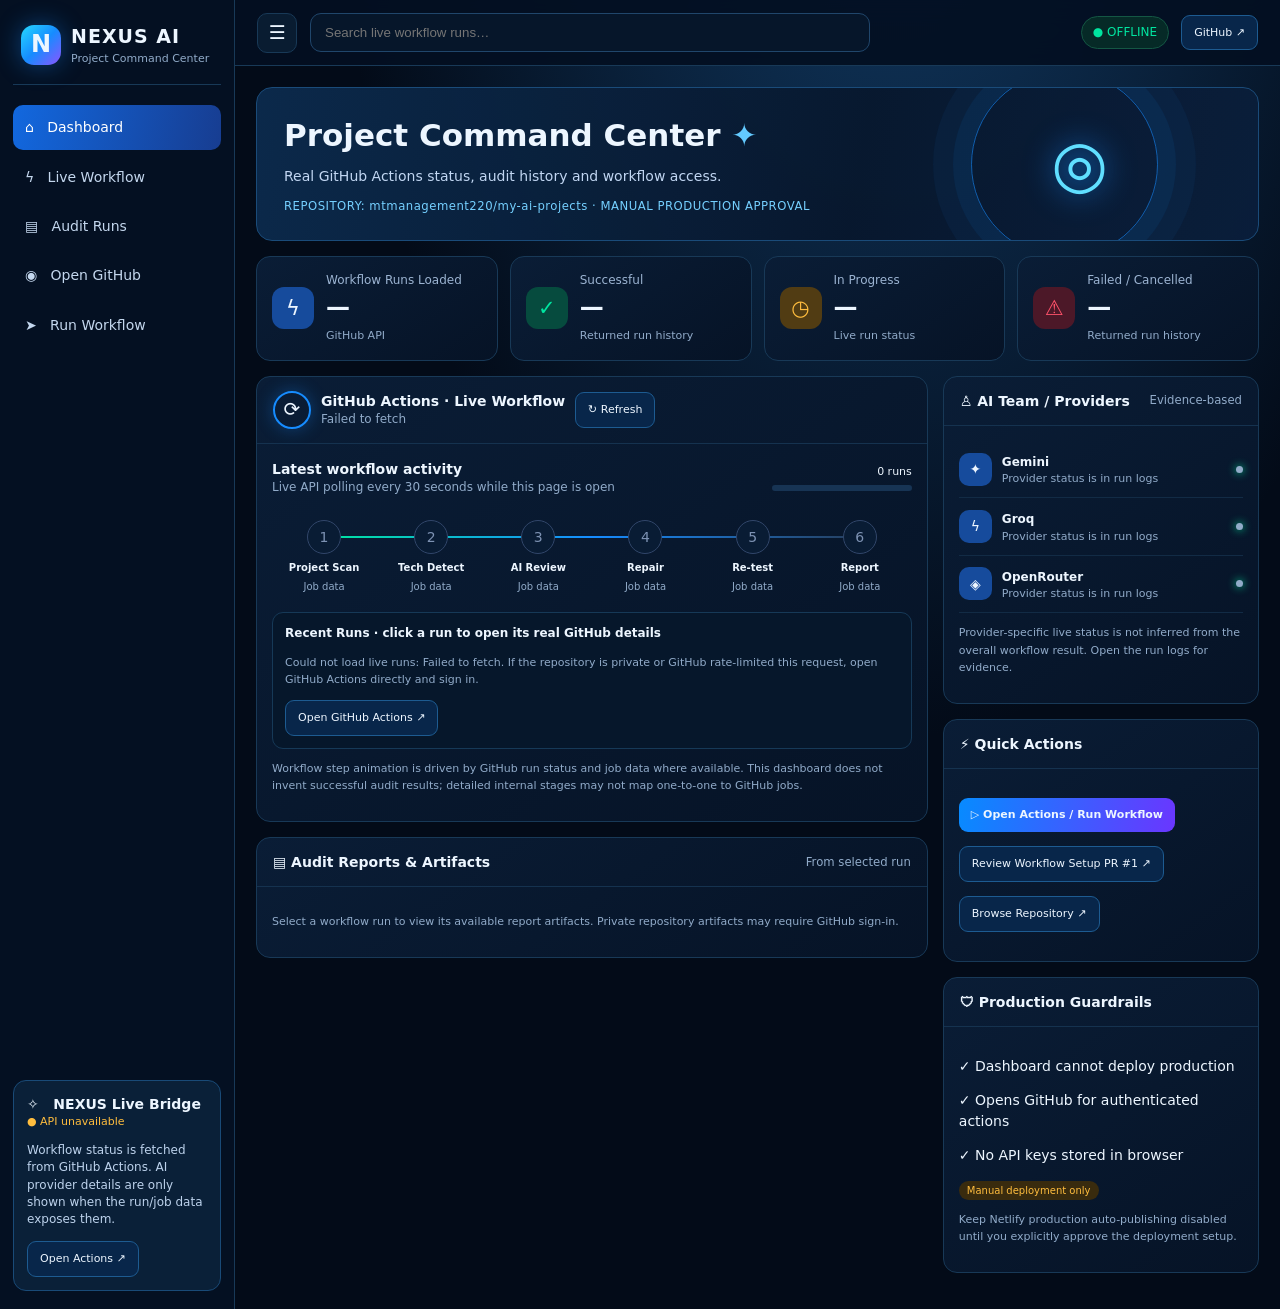
<file: dashboard/index.html>
<!doctype html>
<html lang="bn"><head><meta charset="utf-8"><meta name="viewport" content="width=device-width,initial-scale=1"><meta name="theme-color" content="#030b18"><title>NEXUS AI · Project Command Center</title>
<style>
:root{color-scheme:dark;--bg:#030b18;--panel:#07182c;--line:#183957;--blue:#168cff;--cyan:#26d9ff;--green:#00e5a0;--amber:#ffbd3e;--red:#ff526a;--muted:#91abc9;--text:#edf6ff}*{box-sizing:border-box}body{margin:0;background:radial-gradient(ellipse at 70% -20%,#123d68,transparent 45%),var(--bg);color:var(--text);font:14px/1.45 system-ui,Segoe UI,sans-serif}button,a{font:inherit;cursor:pointer;color:inherit;text-decoration:none}button{border:0}.app{display:grid;grid-template-columns:235px 1fr;min-height:100vh}.side{padding:18px 13px;border-right:1px solid var(--line);background:#041022;display:flex;flex-direction:column;gap:20px;z-index:5}.brand{display:flex;gap:10px;align-items:center;padding:5px 8px 18px;border-bottom:1px solid var(--line)}.logo{width:40px;height:40px;border-radius:13px;display:grid;place-items:center;background:linear-gradient(135deg,var(--cyan),var(--blue),#8b55ff);font-size:24px;font-weight:900;box-shadow:0 0 25px #168cff66}.brand b{font-size:19px;letter-spacing:1px}.brand small{display:block;color:var(--muted);font-size:11px}.nav{display:grid;gap:5px}.nav a{padding:12px;border-radius:10px;color:#c4d7ee}.nav a:hover,.nav a.active{background:linear-gradient(100deg,#1268df,#173d91);color:white}.sidefoot{margin-top:auto;border:1px solid #194a77;background:#0a2038;border-radius:13px;padding:13px}.sidefoot p{color:#bdd2ec;font-size:12px}.online{color:var(--green);font-size:11px}.main{min-width:0}.top{height:66px;position:sticky;top:0;z-index:4;background:#041022ed;backdrop-filter:blur(12px);border-bottom:1px solid var(--line);display:flex;align-items:center;gap:13px;padding:0 22px}.hamb{background:#091c31;border:1px solid var(--line);border-radius:10px;width:40px;height:40px;font-size:19px}.search{flex:1;max-width:560px}.search input{width:100%;padding:11px 14px;border:1px solid #20466b;border-radius:11px;background:#06162a;color:white}.topright{margin-left:auto;display:flex;align-items:center;gap:12px}.connect{padding:7px 11px;border:1px solid #145744;background:#062a27;color:var(--green);border-radius:99px;font-size:12px}.content{padding:21px;max-width:1600px;margin:auto}.hero{position:relative;overflow:hidden;border:1px solid #1a4b79;border-radius:16px;min-height:150px;padding:25px 27px;background:linear-gradient(100deg,#0c2b4eed,#07172dee 60%,#0a1e3bee);display:flex;align-items:center}.hero h1{font-size:clamp(22px,3vw,31px);margin:0 0 8px}.hero p{margin:0;color:#c1d6f2}.hero small{display:block;margin-top:12px;color:#75d0ff;letter-spacing:.5px}.orb{position:absolute;right:15%;font-size:65px;color:#60dfff;text-shadow:0 0 30px #168cff;animation:float 4s ease-in-out infinite}.hero:after{content:"";position:absolute;right:10%;width:185px;height:185px;border:1px solid #168cff99;border-radius:50%;box-shadow:0 0 0 18px #168cff12,0 0 0 38px #168cff0d;animation:spin 20s linear infinite}.stats{display:grid;grid-template-columns:repeat(4,1fr);gap:12px;margin:15px 0}.stat,.panel{border:1px solid var(--line);background:linear-gradient(145deg,#0a1d36,#061326);border-radius:14px}.stat{padding:15px;display:flex;align-items:center;gap:12px}.symbol{width:42px;height:42px;border-radius:12px;background:#164b9c;display:grid;place-items:center;font-size:21px}.stat:nth-child(2) .symbol{background:#064b3e;color:var(--green)}.stat:nth-child(3) .symbol{background:#513c13;color:var(--amber)}.stat:nth-child(4) .symbol{background:#4c1828;color:var(--red)}.stat label{display:block;color:#9cb4d2;font-size:12px}.stat strong{display:block;font-size:24px}.stat small{color:var(--muted);font-size:11px}.layout{display:grid;grid-template-columns:minmax(0,1.7fr) minmax(260px,.8fr);gap:15px}.panel{overflow:hidden;margin-bottom:15px}.ph{padding:14px 16px;border-bottom:1px solid #15324f;display:flex;align-items:center;gap:10px}.ph h2{font-size:14px;margin:0}.ph small{margin-left:auto;color:var(--muted)}.pb{padding:15px}.runhead{display:flex;align-items:center;gap:11px}.ring{width:38px;height:38px;border-radius:50%;border:2px solid var(--blue);display:grid;place-items:center;font-size:20px;box-shadow:0 0 18px #168cff55;animation:pulse 1.8s infinite}.sub{font-size:12px;color:var(--muted)}.badge{font-size:10px;border-radius:99px;padding:4px 8px;background:#06382f;color:var(--green);white-space:nowrap}.warn{background:#392b0e;color:var(--amber)}.bad{background:#4c1828;color:#ff8795}.proginfo{margin-left:auto;text-align:right;font-size:11px}.progress{height:6px;width:140px;background:#173454;border-radius:99px;margin-top:6px;overflow:hidden}.progress span{height:100%;display:block;width:0;background:linear-gradient(90deg,var(--blue),var(--green));transition:width .4s}.steps{display:grid;grid-template-columns:repeat(6,minmax(0,1fr));position:relative;gap:3px;margin:24px 0 18px}.steps:before{content:"";position:absolute;top:16px;left:8%;right:8%;height:2px;background:linear-gradient(90deg,var(--green),var(--blue),#263e5d)}.step{text-align:center;z-index:1;min-width:0}.circle{width:34px;height:34px;border:1px solid #31466a;border-radius:50%;background:#091c34;color:#7d92b3;display:grid;place-items:center;margin:0 auto 7px}.step.done .circle{border:2px solid var(--green);color:var(--green);background:#042e2b}.step.active .circle{border:2px solid var(--cyan);background:#0759ad;color:white;box-shadow:0 0 0 6px #168cff20,0 0 20px #168cff99;animation:pulse 1.8s infinite}.step b{font-size:10px;display:block}.step small{font-size:10px;color:var(--muted);display:block;margin-top:4px}.twocol{display:grid;grid-template-columns:1fr 1fr;gap:10px}.subpanel{border:1px solid #163957;background:#06172b;border-radius:11px;padding:12px;min-width:0}.subpanel h3{font-size:12px;margin:0 0 9px}.row{display:flex;align-items:center;gap:8px;padding:8px 0;border-bottom:1px solid #122b45;font-size:11px}.row:last-child{border:0}.row small{margin-left:auto;color:var(--muted)}.log{height:175px;overflow:auto;font:11px/1.8 ui-monospace,monospace;color:#b3c9e4}.log div{border-bottom:1px solid #10243c;padding:4px 0}.log em{font-style:normal;color:var(--green)}.run{display:flex;gap:10px;align-items:center;border:1px solid #173554;background:#07182c;border-radius:11px;padding:11px;margin-bottom:8px}.run .info{flex:1;min-width:0}.run b{font-size:12px;display:block;overflow-wrap:anywhere}.run small{color:var(--muted);font-size:11px}.btn{display:inline-block;padding:9px 12px;border:1px solid #1d5b91;background:#08264a;border-radius:9px;font-size:11px}.btn.primary{background:linear-gradient(100deg,#078bff,#6a36ff);border:0;font-weight:700}.airow{display:flex;align-items:center;gap:10px;padding:10px 0;border-bottom:1px solid #122b45}.airow:last-child{border:0}.aiico{width:33px;height:33px;border-radius:10px;display:grid;place-items:center;background:#164b9c}.airow div:nth-child(2){flex:1}.airow b{font-size:12px}.airow small{display:block;color:var(--muted);font-size:11px}.dot{width:7px;height:7px;background:var(--green);border-radius:50%;box-shadow:0 0 8px var(--green)}.deploy{display:flex;align-items:center;gap:12px;padding:14px;border:1px solid #4d411d;border-radius:13px;background:linear-gradient(90deg,#241d0b,#071629)}.deploy .copy{flex:1}.deploy b{font-size:13px}.deploy small{display:block;color:var(--muted);font-size:11px}.notice{font-size:11px;color:var(--muted);line-height:1.6}.toast{position:fixed;right:18px;bottom:18px;z-index:20;background:#0a2844;border:1px solid #2373aa;border-radius:11px;padding:13px 16px;max-width:340px;display:none}@keyframes pulse{50%{box-shadow:0 0 0 10px #168cff08,0 0 28px #168cffaa}}@keyframes float{50%{transform:translateY(-10px)}}@keyframes spin{to{transform:rotate(360deg)}}.hidden{display:none!important}
@media(max-width:1050px){.app{grid-template-columns:210px 1fr}.layout{grid-template-columns:1fr}.rightcol{display:grid;grid-template-columns:1fr 1fr;gap:12px}.stats{grid-template-columns:repeat(2,1fr)}}@media(max-width:720px){.app{display:block}.side{position:fixed;top:0;bottom:0;left:0;width:260px;transform:translateX(-105%);transition:.25s;box-shadow:15px 0 50px #0008}.side.open{transform:translateX(0)}.backdrop.show{display:block;position:fixed;inset:0;background:#0009;z-index:4}.top{padding:0 10px;gap:8px}.connect{display:none}.content{padding:12px}.hero{padding:18px;min-height:145px}.orb{right:7%;font-size:43px;opacity:.7}.hero:after{right:0;width:140px;height:140px}.stat{padding:10px;gap:8px}.symbol{width:34px;height:34px}.stat strong{font-size:20px}.steps{gap:1px}.circle{width:28px;height:28px}.steps:before{top:13px}.step b,.step small{font-size:9px}.twocol{grid-template-columns:1fr}.rightcol{display:block}.deploy{flex-wrap:wrap}.deploy .btn{width:100%;text-align:center}.search input{font-size:11px}}
</style></head><body>
<div id="backdrop" class="backdrop hidden"></div><div class="app"><aside class="side" id="side"><div class="brand"><div class="logo">N</div><div><b>NEXUS AI</b><small>Project Command Center</small></div></div><nav class="nav"><a class="active" href="#dashboard">⌂ &nbsp; Dashboard</a><a href="#runs">ϟ &nbsp; Live Workflow</a><a href="#runs">▤ &nbsp; Audit Runs</a><a href="https://github.com/mtmanagement220/my-ai-projects" target="_blank" rel="noopener">◉ &nbsp; Open GitHub</a><a href="https://github.com/mtmanagement220/my-ai-projects/actions" target="_blank" rel="noopener">➤ &nbsp; Run Workflow</a></nav><div class="sidefoot"><b>✧ &nbsp; NEXUS Live Bridge</b><div class="online" id="connection">● Connecting to GitHub…</div><p>Workflow status is fetched from GitHub Actions. AI provider details are only shown when the run/job data exposes them.</p><a class="btn" href="https://github.com/mtmanagement220/my-ai-projects/actions" target="_blank" rel="noopener">Open Actions ↗</a></div></aside>
<main class="main"><header class="top"><button class="hamb" id="hamb" aria-label="Open menu">☰</button><div class="search"><input id="search" placeholder="Search live workflow runs…"></div><div class="topright"><span class="connect" id="livebadge">● CONNECTING</span><a class="btn" href="https://github.com/mtmanagement220/my-ai-projects/actions" target="_blank" rel="noopener">GitHub ↗</a></div></header>
<div class="content" id="dashboard"><section class="hero"><div><h1>Project Command Center <span style="color:#63caff">✦</span></h1><p>Real GitHub Actions status, audit history and workflow access.</p><small>REPOSITORY: mtmanagement220/my-ai-projects · MANUAL PRODUCTION APPROVAL</small></div><div class="orb">◎</div></section>
<section class="stats"><div class="stat"><div class="symbol">ϟ</div><div><label>Workflow Runs Loaded</label><strong id="total">—</strong><small>GitHub API</small></div></div><div class="stat"><div class="symbol">✓</div><div><label>Successful</label><strong id="success">—</strong><small>Returned run history</small></div></div><div class="stat"><div class="symbol">◷</div><div><label>In Progress</label><strong id="running">—</strong><small>Live run status</small></div></div><div class="stat"><div class="symbol">⚠</div><div><label>Failed / Cancelled</label><strong id="failed">—</strong><small>Returned run history</small></div></div></section>
<div class="layout"><div><section class="panel" id="runs"><div class="ph"><div class="ring">⟳</div><div><h2>GitHub Actions · Live Workflow</h2><div class="sub" id="lastupdated">Loading latest runs…</div></div><button class="btn" id="refresh">↻ Refresh</button></div><div class="pb"><div class="runhead"><div><b>Latest workflow activity</b><div class="sub">Live API polling every 30 seconds while this page is open</div></div><div class="proginfo"><span id="runCount">0 runs</span><div class="progress"><span id="progress"></span></div></div></div><div class="steps" id="steps"><div class="step"><div class="circle">1</div><b>Project Scan</b><small>Job data</small></div><div class="step"><div class="circle">2</div><b>Tech Detect</b><small>Job data</small></div><div class="step"><div class="circle">3</div><b>AI Review</b><small>Job data</small></div><div class="step"><div class="circle">4</div><b>Repair</b><small>Job data</small></div><div class="step"><div class="circle">5</div><b>Re-test</b><small>Job data</small></div><div class="step"><div class="circle">6</div><b>Report</b><small>Job data</small></div></div><div class="subpanel"><h3>Recent Runs <span class="muted">· click a run to open its real GitHub details</span></h3><div id="runlist"><p class="notice">Connecting to GitHub API…</p></div></div><p class="notice">Workflow step animation is driven by GitHub run status and job data where available. This dashboard does not invent successful audit results; detailed internal stages may not map one-to-one to GitHub jobs.</p></div></section>
<section class="panel"><div class="ph"><h2>▤ Audit Reports & Artifacts</h2><small>From selected run</small></div><div class="pb" id="artifacts"><p class="notice">Select a workflow run to view its available report artifacts. Private repository artifacts may require GitHub sign-in.</p></div></section></div>
<div class="rightcol"><section class="panel"><div class="ph"><h2>♙ AI Team / Providers</h2><small>Evidence-based</small></div><div class="pb"><div class="airow"><div class="aiico">✦</div><div><b>Gemini</b><small>Provider status is in run logs</small></div><span class="dot" style="background:var(--muted)"></span></div><div class="airow"><div class="aiico">ϟ</div><div><b>Groq</b><small>Provider status is in run logs</small></div><span class="dot" style="background:var(--muted)"></span></div><div class="airow"><div class="aiico">◈</div><div><b>OpenRouter</b><small>Provider status is in run logs</small></div><span class="dot" style="background:var(--muted)"></span></div><p class="notice">Provider-specific live status is not inferred from the overall workflow result. Open the run logs for evidence.</p></div></section>
<section class="panel"><div class="ph"><h2>⚡ Quick Actions</h2></div><div class="pb"><p><a class="btn primary" href="https://github.com/mtmanagement220/my-ai-projects/actions" target="_blank" rel="noopener">▷ Open Actions / Run Workflow</a></p><p><a class="btn" href="https://github.com/mtmanagement220/my-ai-projects/pull/1" target="_blank" rel="noopener">Review Workflow Setup PR #1 ↗</a></p><p><a class="btn" href="https://github.com/mtmanagement220/my-ai-projects" target="_blank" rel="noopener">Browse Repository ↗</a></p></div></section>
<section class="panel"><div class="ph"><h2>🛡 Production Guardrails</h2></div><div class="pb"><p>✓ Dashboard cannot deploy production</p><p>✓ Opens GitHub for authenticated actions</p><p>✓ No API keys stored in browser</p><span class="badge warn">Manual deployment only</span><p class="notice">Keep Netlify production auto-publishing disabled until you explicitly approve the deployment setup.</p></div></section></div></div></div></main></div><div class="toast" id="toast"></div>
<script>
const REPO='mtmanagement220/my-ai-projects',API='https://api.github.com/repos/'+REPO;let runs=[],poller;
const $=s=>document.querySelector(s),$$=s=>document.querySelectorAll(s);
function toast(t){const e=$('#toast');e.textContent=t;e.style.display='block';setTimeout(()=>e.style.display='none',3500)}
$('#hamb').onclick=()=>{$('#side').classList.toggle('open');$('#backdrop').classList.toggle('show')};$('#backdrop').onclick=()=>{$('#side').classList.remove('open');$('#backdrop').classList.remove('show')};
function fmt(s){try{return new Date(s).toLocaleString()}catch{return s||'—'}}
function statusBadge(r){const s=r.status==='completed'?r.conclusion:r.status;let c=s==='success'?'badge':(['failure','cancelled','timed_out','action_required'].includes(s)?'badge bad':(r.status==='in_progress'||r.status==='queued'?'badge warn':'badge warn'));return '<span class="'+c+'">'+esc(String(s||'unknown').replaceAll('_',' ').toUpperCase())+'</span>'}
function esc(s){return String(s??'').replace(/[&<>"']/g,c=>({'&':'&amp;','<':'&lt;','>':'&gt;','"':'&quot;',"'":'&#39;'}[c]))}
async function loadRuns(){try{const res=await fetch(API+'/actions/runs?per_page=12',{headers:{Accept:'application/vnd.github+json','X-GitHub-Api-Version':'2022-11-28'}});if(!res.ok)throw new Error('GitHub API HTTP '+res.status+(res.status===403?' (rate limit or repository visibility)':''));const data=await res.json();runs=data.workflow_runs||[];$('#connection').textContent='● Connected · GitHub API';$('#connection').style.color='var(--green)';$('#livebadge').textContent='● LIVE DATA';$('#total').textContent=runs.length;$('#success').textContent=runs.filter(r=>r.conclusion==='success').length;$('#running').textContent=runs.filter(r=>['queued','in_progress','waiting','requested'].includes(r.status)).length;$('#failed').textContent=runs.filter(r=>['failure','cancelled','timed_out','action_required','startup_failure'].includes(r.conclusion)).length;$('#lastupdated').textContent='Last refreshed '+new Date().toLocaleTimeString()+' · '+(data.total_count||runs.length)+' total runs available';$('#runCount').textContent=runs.length+' recent runs';$('#progress').style.width=(runs.some(r=>r.status==='in_progress')?'72%':'100%');renderRuns();const active=runs.find(r=>['queued','in_progress','waiting','requested'].includes(r.status));if(active)loadJobs(active.id);else showLatestConclusion()}catch(e){$('#connection').textContent='● API unavailable';$('#connection').style.color='var(--amber)';$('#livebadge').textContent='● OFFLINE';$('#lastupdated').textContent=e.message;$('#runlist').innerHTML='<p class="notice">Could not load live runs: '+esc(e.message)+'. If the repository is private or GitHub rate-limited this request, open GitHub Actions directly and sign in.</p><a class="btn" href="https://github.com/'+REPO+'/actions" target="_blank" rel="noopener">Open GitHub Actions ↗</a>'}}
function renderRuns(){const q=$('#search').value.toLowerCase();const list=runs.filter(r=>(r.name+' '+r.display_title+' '+r.head_branch+' '+r.status+' '+r.conclusion).toLowerCase().includes(q));if(!list.length){$('#runlist').innerHTML='<p class="notice">No matching workflow runs found.</p>';return}$('#runlist').innerHTML=list.map(r=>'<a class="run" href="'+esc(r.html_url)+'" target="_blank" rel="noopener" data-run="'+r.id+'"><span class="ring" style="width:31px;height:31px;font-size:15px;animation:none">'+(r.status==='completed'?'✓':'⟳')+'</span><span class="info"><b>'+esc(r.display_title||r.name||'Workflow run')+'</b><small>'+esc(r.name)+' · '+esc(r.head_branch||'branch?')+' · '+esc(fmt(r.updated_at||r.created_at))+'</small></span>'+statusBadge(r)+'<span>↗</span></a>').join('');$$('[data-run]').forEach(a=>a.addEventListener('click',e=>{const id=Number(a.dataset.run);showArtifacts(id)}))}
async function loadJobs(id){try{const res=await fetch(API+'/actions/runs/'+id+'/jobs?per_page=100',{headers:{Accept:'application/vnd.github+json'}});if(!res.ok)throw new Error('Job details unavailable');const d=await res.json();const jobs=d.jobs||[];if(!jobs.length)return;const completed=jobs.filter(j=>j.status==='completed').length,active=jobs.find(j=>j.status==='in_progress'||j.status==='queued');const steps=$$('#steps .step');steps.forEach((s,i)=>{s.className='step '+(i<completed?'done':i===completed&&active?'active':'');s.querySelector('.circle').textContent=i<completed?'✓':i===completed&&active?'✦':i+1;s.querySelector('small').textContent=jobs[i]?String(jobs[i].status).replace('_',' '):'No matching job'});$('#progress').style.width=Math.round(completed/Math.max(jobs.length,1)*100)+'%';$('#runCount').textContent=jobs.length+' GitHub job(s) in active run'}catch(e){/* job details are supplemental */}}
function showLatestConclusion(){const latest=runs[0];if(!latest)return;const stages=$$('#steps .step');stages.forEach((s,i)=>{s.className='step '+(latest.conclusion==='success'?'done':'');s.querySelector('small').textContent=i===0?'Latest run: '+(latest.conclusion||latest.status):'See run details'});$('#progress').style.width=latest.conclusion==='success'?'100%':'0%'}
async function showArtifacts(id){$('#artifacts').innerHTML='<p class="notice">Loading artifacts… sign-in may be required for private repositories.</p>';try{const r=await fetch(API+'/actions/runs/'+id+'/artifacts?per_page=50',{headers:{Accept:'application/vnd.github+json'}});if(!r.ok)throw new Error('Artifacts API HTTP '+r.status);const d=await r.json();const a=d.artifacts||[];$('#artifacts').innerHTML=a.length?a.map(x=>'<div class="run"><span class="info"><b>'+esc(x.name)+'</b><small>'+esc(x.expired?'Expired':('Expires '+fmt(x.expires_at)))+'</small></span><a class="btn" href="'+esc(x.archive_download_url||runs.find(y=>y.id===id)?.html_url||'#')+'" target="_blank" rel="noopener">Open ↗</a></div>').join(''):'<p class="notice">No artifacts listed for this run. Open the run summary to check whether a report artifact was uploaded.</p><a class="btn" href="'+esc(runs.find(y=>y.id===id)?.html_url||'https://github.com/'+REPO+'/actions')+'" target="_blank" rel="noopener">Open run details ↗</a>'}catch(e){$('#artifacts').innerHTML='<p class="notice">'+esc(e.message)+' — open the selected run in GitHub to inspect artifacts.</p>'}}
$('#refresh').onclick=loadRuns;$('#search').oninput=renderRuns;loadRuns();poller=setInterval(loadRuns,30000);document.addEventListener('visibilitychange',()=>{if(!document.hidden)loadRuns()});
</script></body></html>
</file>
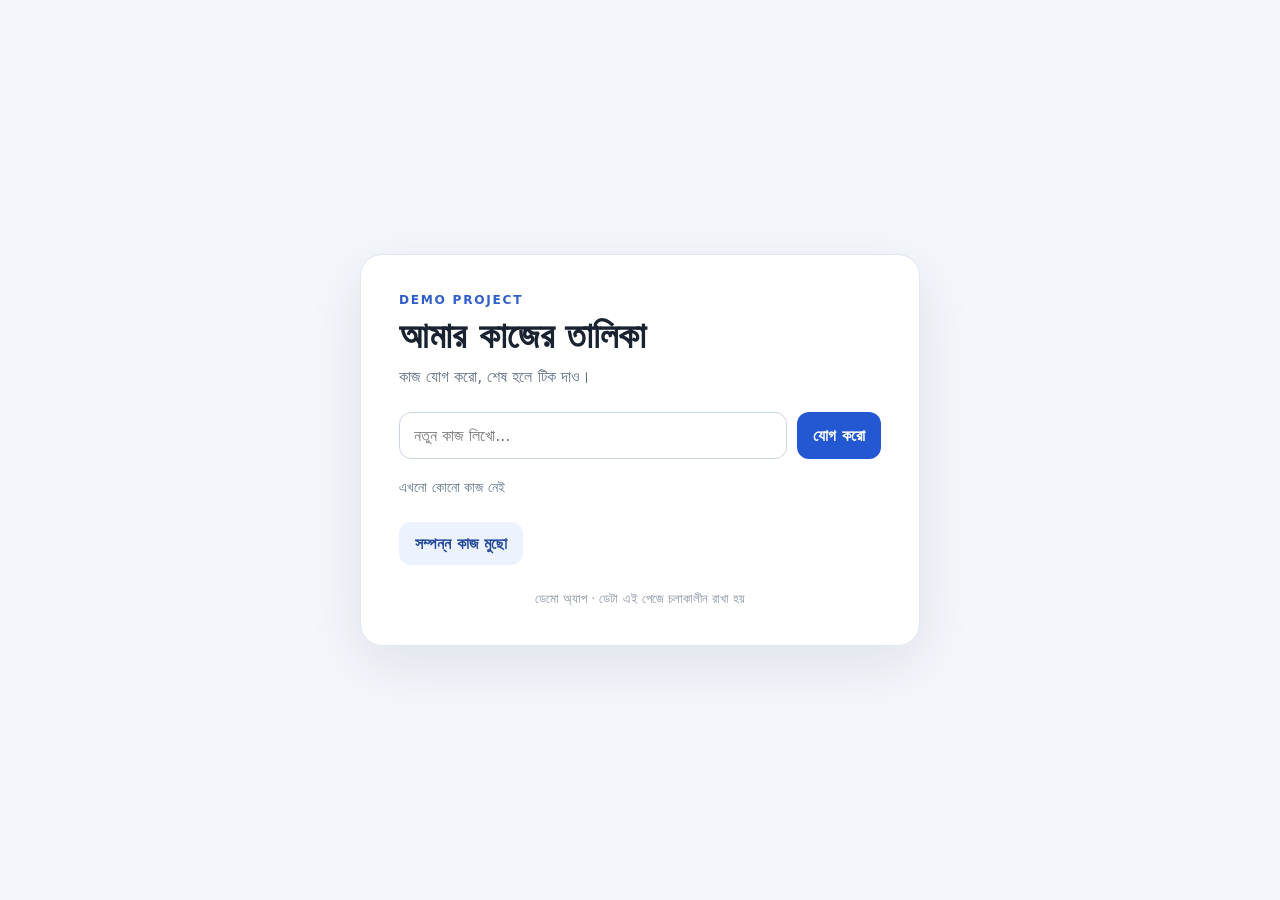
<file: projects/demo-app/index.html>
<!doctype html>
<html lang="bn">
<head>
  <meta charset="utf-8">
  <meta name="viewport" content="width=device-width, initial-scale=1">
  <meta name="description" content="ছোট ডেমো টাস্ক লিস্ট অ্যাপ">
  <title>ডেমো টাস্ক লিস্ট</title>
  <link rel="stylesheet" href="./styles.css">
  <script src="./app.js" defer></script>
</head>
<body>
  <main class="app">
    <header>
      <p class="eyebrow">DEMO PROJECT</p>
      <h1>আমার কাজের তালিকা</h1>
      <p class="subtitle">কাজ যোগ করো, শেষ হলে টিক দাও।</p>
    </header>
    <form id="task-form">
      <label class="sr-only" for="task-input">নতুন কাজ</label>
      <input id="task-input" name="task" maxlength="120" placeholder="নতুন কাজ লিখো..." autocomplete="off" required>
      <button type="submit">যোগ করো</button>
    </form>
    <p id="task-count" class="count" aria-live="polite">এখনো কোনো কাজ নেই</p>
    <ul id="task-list" aria-label="কাজের তালিকা"></ul>
    <button id="clear-completed" class="secondary" type="button">সম্পন্ন কাজ মুছো</button>
    <footer>ডেমো অ্যাপ · ডেটা এই পেজে চলাকালীন রাখা হয়</footer>
  </main>
</body>
</html>
</file>
<file: projects/demo-app/styles.css>
:root { color-scheme: light; font-family: system-ui, -apple-system, "Noto Sans Bengali", sans-serif; background: #f3f6fb; color: #182230; }
* { box-sizing: border-box; }
body { margin: 0; min-height: 100vh; display: grid; place-items: center; padding: 24px; }
.app { width: min(100%, 560px); background: #fff; border: 1px solid #e0e7ef; border-radius: 22px; padding: clamp(22px, 5vw, 38px); box-shadow: 0 18px 55px rgba(20, 40, 70, .09); }
.eyebrow { margin: 0 0 8px; color: #315fca; font-size: .76rem; font-weight: 800; letter-spacing: .14em; }
h1 { margin: 0; font-size: clamp(1.7rem, 5vw, 2.25rem); }
.subtitle { color: #627084; margin: 10px 0 26px; }
form { display: flex; gap: 10px; }
input { min-width: 0; flex: 1; border: 1px solid #cbd5e1; border-radius: 12px; padding: 13px 14px; font: inherit; }
button { border: 0; border-radius: 12px; padding: 12px 16px; background: #2458d3; color: white; font: inherit; font-weight: 700; cursor: pointer; }
button:focus-visible, input:focus-visible { outline: 3px solid #8bb2ff; outline-offset: 2px; }
.count { color: #64748b; font-size: .9rem; margin: 20px 0 10px; }
ul { list-style: none; padding: 0; margin: 0; display: grid; gap: 8px; }
li { display: flex; align-items: center; gap: 10px; padding: 12px; border: 1px solid #e5eaf1; border-radius: 12px; overflow-wrap: anywhere; }
li input { flex: none; width: 18px; height: 18px; }
li span { flex: 1; }
li.done span { color: #8792a2; text-decoration: line-through; }
.secondary { margin-top: 16px; background: #edf2ff; color: #244b9b; }
footer { margin-top: 26px; color: #8a95a5; font-size: .8rem; text-align: center; }
.sr-only { position: absolute; width: 1px; height: 1px; padding: 0; margin: -1px; overflow: hidden; clip: rect(0,0,0,0); white-space: nowrap; border: 0; }
@media (max-width: 420px) { body { padding: 12px; } form { flex-direction: column; } form button { width: 100%; } }
</file>
